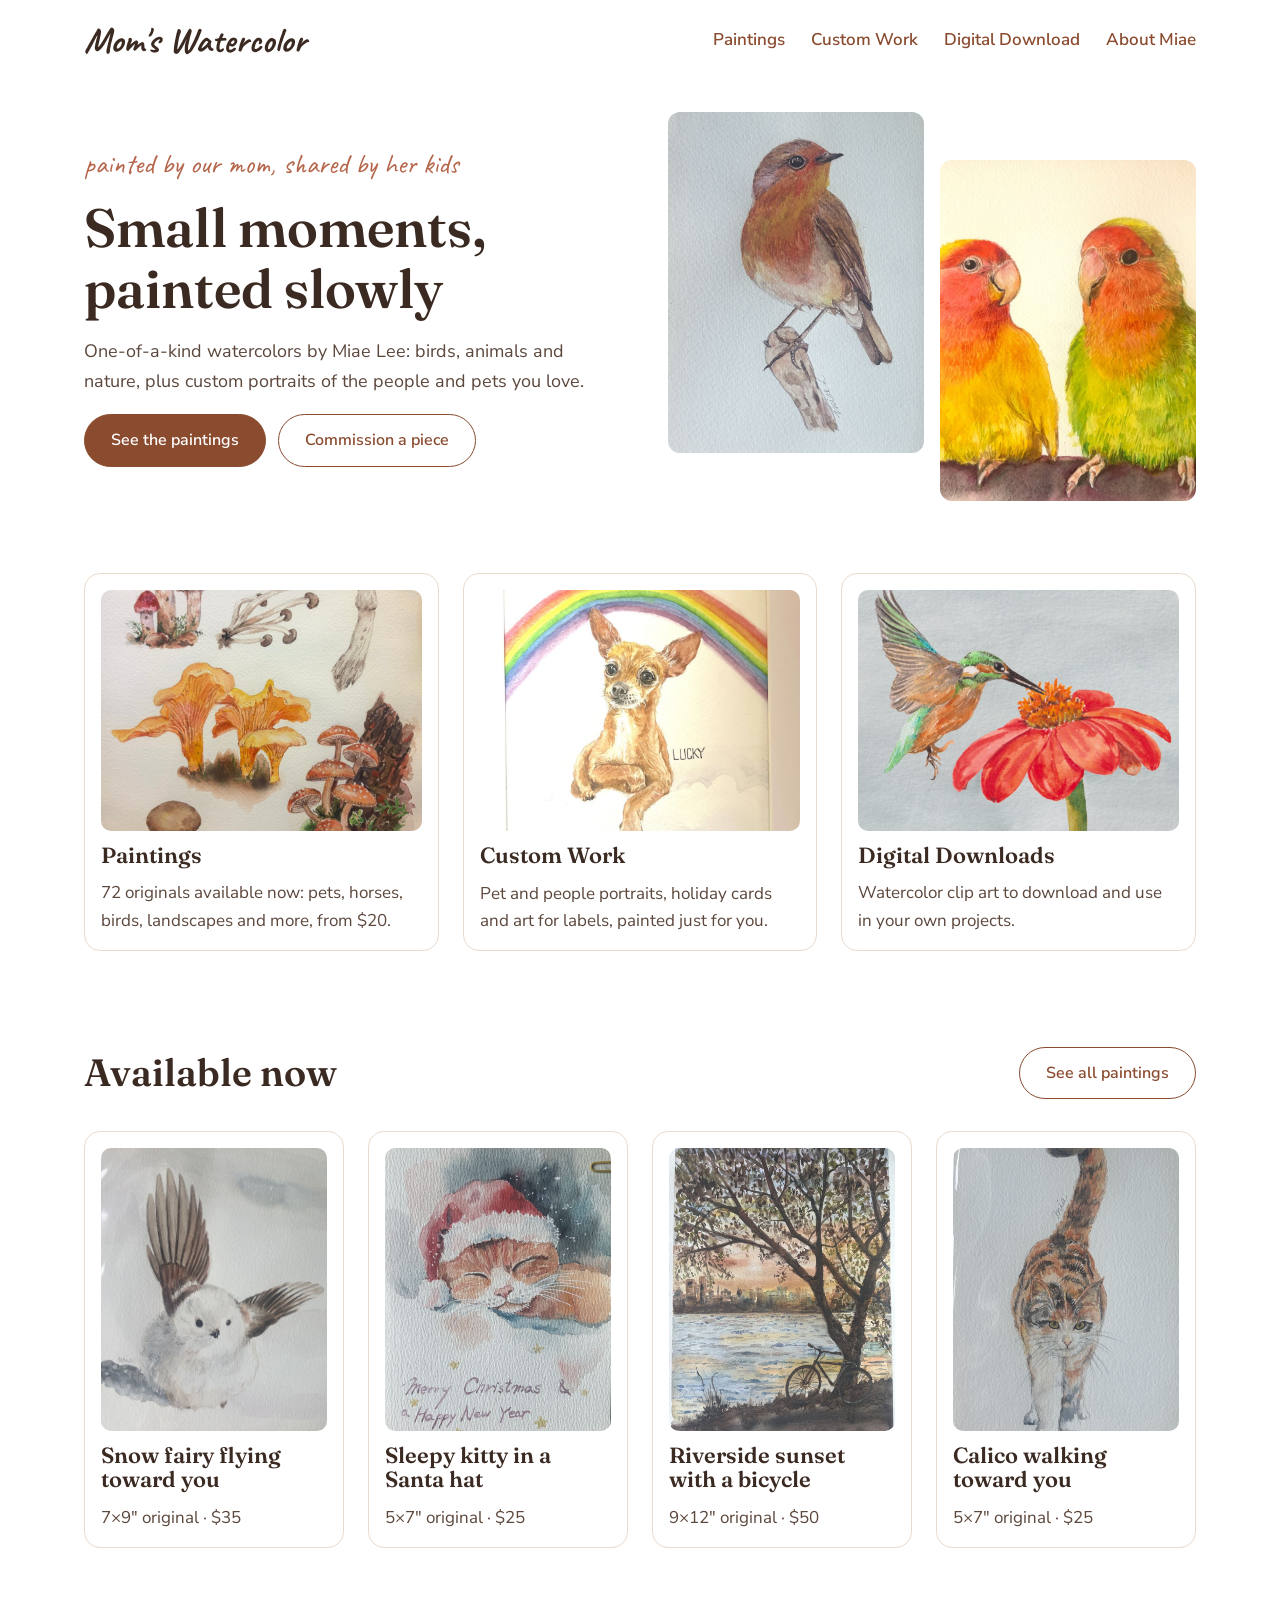
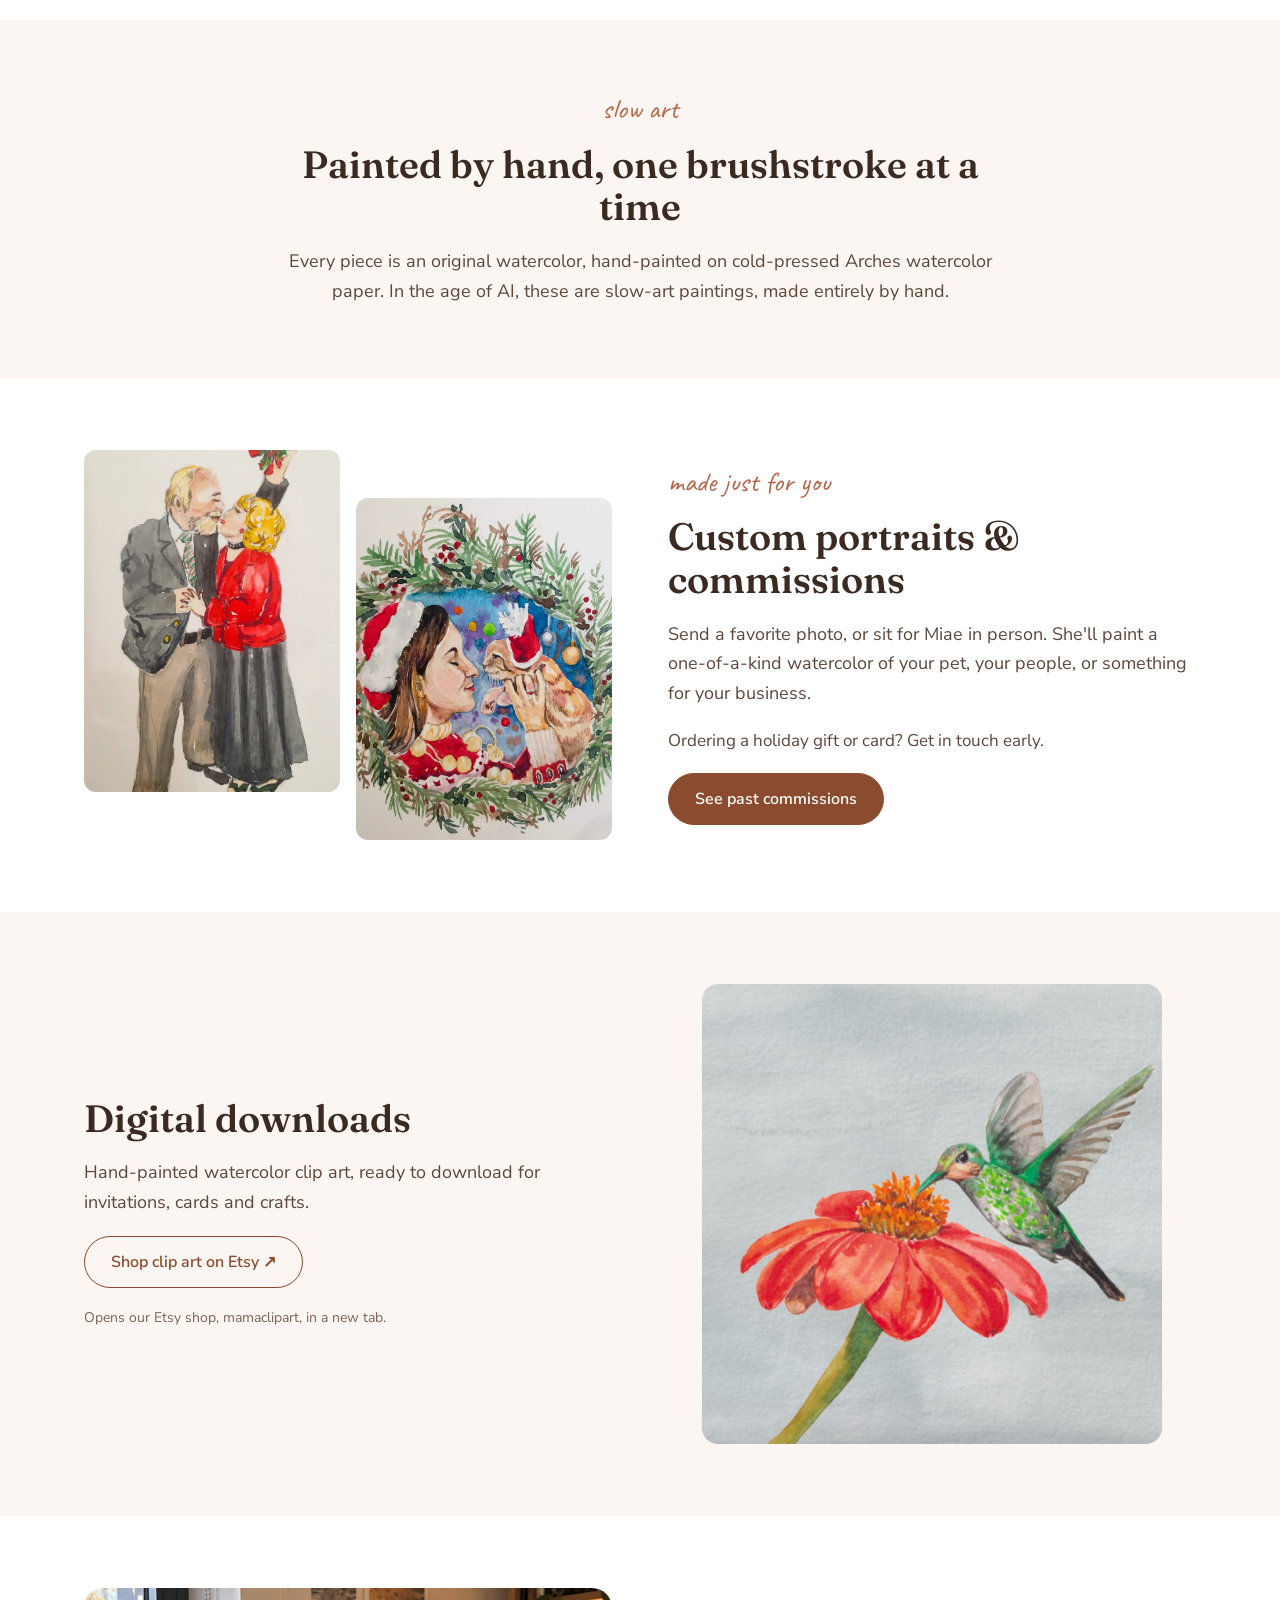
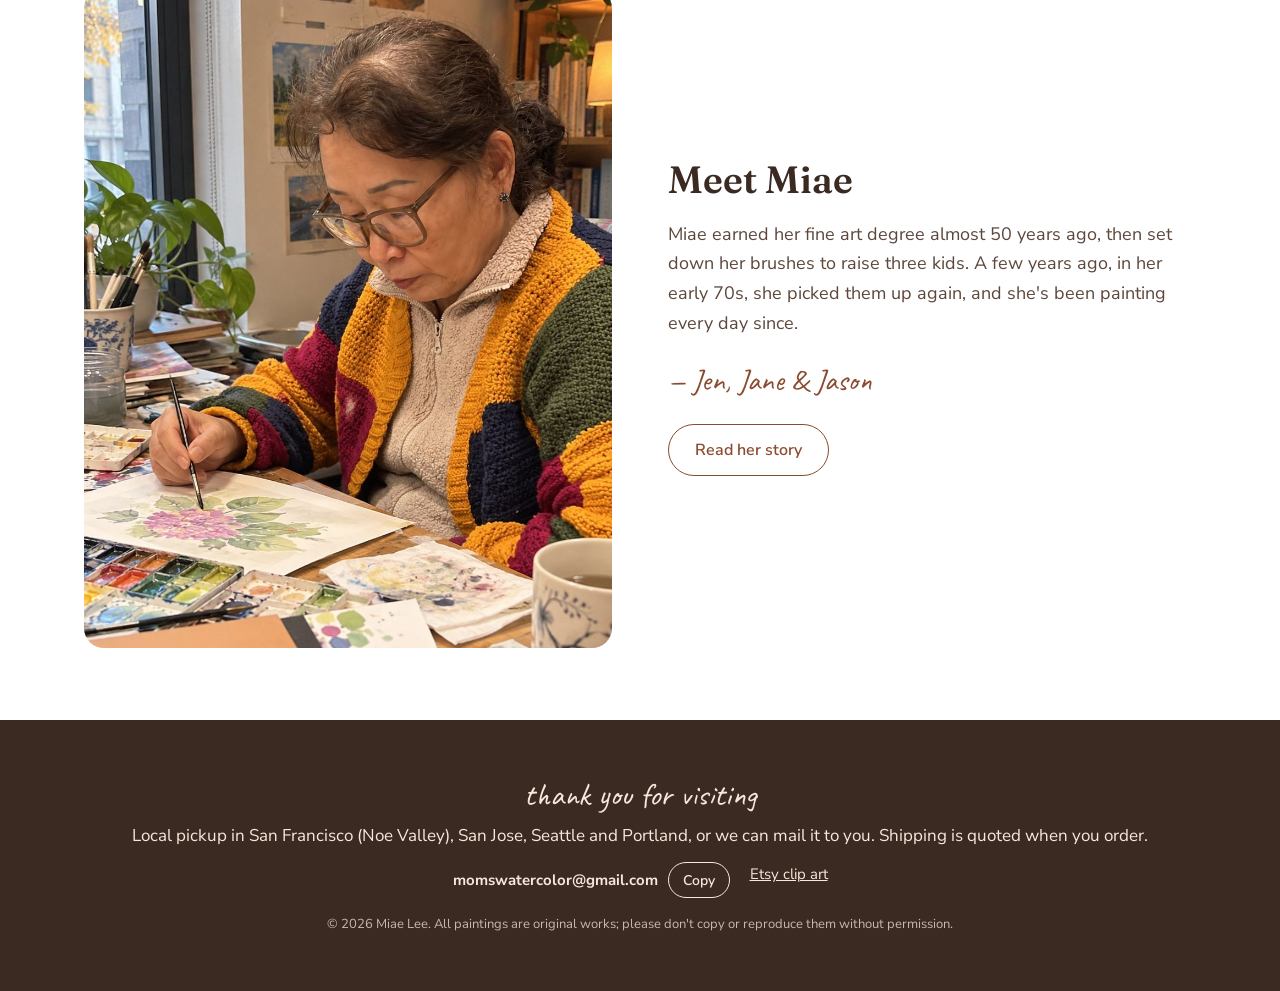
<file: index.html>
<!doctype html>
<html lang="en">
<head>
<meta charset="utf-8">
<meta name="viewport" content="width=device-width, initial-scale=1">
<title>Mom's Watercolor · Hand-painted watercolors by Miae Lee</title>
<meta name="description" content="One-of-a-kind, hand-painted watercolors by Miae Lee: birds, animals and nature, plus custom pet portraits, people portraits and holiday cards.">
<meta property="og:title" content="Mom's Watercolor">
<meta property="og:description" content="Hand-painted watercolors and custom portraits by Miae Lee.">
<meta property="og:image" content="https://momswatercolor.com/images/share.jpg">
<meta property="og:url" content="https://momswatercolor.com/">
<link rel="icon" href="favicon.svg" type="image/svg+xml">
<link rel="preconnect" href="https://fonts.googleapis.com">
<link rel="preconnect" href="https://fonts.gstatic.com" crossorigin>
<link rel="stylesheet" href="https://fonts.googleapis.com/css2?family=Fraunces:opsz,wght@9..144,400;9..144,600&family=Nunito+Sans:wght@400;600;700&family=Caveat:wght@500;700&display=swap">
<link rel="stylesheet" href="css/style.css">
</head>
<body>
<header class="site-header">
  <div class="wrap">
    <a class="logo" href="index.html">Mom's Watercolor</a>
    <nav class="nav" aria-label="Main">
      <a href="paintings.html">Paintings</a>
      <a href="custom.html">Custom Work</a>
      <a href="index.html#digital">Digital Download</a>
      <a href="about.html">About Miae</a>
    </nav>
  </div>
</header>

<main>
  <section class="section" style="padding-top: 32px">
    <div class="wrap split">
      <div class="stack">
        <div class="hand">painted by our mom, shared by her kids</div>
        <h1>Small moments, painted slowly</h1>
        <p class="lead">One-of-a-kind watercolors by Miae Lee: birds, animals and nature, plus custom portraits of the people and pets you love.</p>
        <div class="btns">
          <a class="btn" href="paintings.html">See the paintings</a>
          <a class="btn ghost" href="custom.html">Commission a piece</a>
        </div>
      </div>
      <div class="pair">
        <img src="images/robin.jpg" alt="Watercolor of a robin perched on a branch">
        <img src="images/lovebirds.jpg" alt="Watercolor portrait of two pet lovebirds">
      </div>
    </div>
  </section>

  <section class="section" style="padding-top: 0">
    <div class="wrap cards">
      <a class="card" href="paintings.html">
        <img src="images/mushroom-study.jpg" alt="Watercolor mushroom study" loading="lazy">
        <h3>Paintings</h3>
        <p>72 originals available now: pets, horses, birds, landscapes and more, from $20.</p>
      </a>
      <a class="card" href="custom.html">
        <img src="images/lucky-memorial-portrait.jpg" alt="Watercolor memorial portrait of Lucky, a chihuahua" loading="lazy">
        <h3>Custom Work</h3>
        <p>Pet and people portraits, holiday cards and art for labels, painted just for you.</p>
      </a>
      <a class="card" href="#digital">
        <img src="images/hummingbird-2.jpg" alt="Watercolor of a hummingbird and an orange zinnia" loading="lazy">
        <h3>Digital Downloads</h3>
        <p>Watercolor clip art to download and use in your own projects.</p>
      </a>
    </div>
  </section>

  <section class="section" style="padding-top: 24px">
    <div class="wrap">
      <div class="section-head">
        <h2>Available now</h2>
        <a class="btn ghost" href="paintings.html">See all paintings</a>
      </div>
      <div class="cards">
        <a class="card" href="paintings.html"><img src="images/snow-fairy-flying.jpg" alt="Watercolor of a fluffy long-tailed tit flying forward" loading="lazy" style="aspect-ratio: 4 / 5"><h3>Snow fairy flying toward you</h3><p>7×9" original · $35</p></a>
        <a class="card" href="paintings.html"><img src="images/santa-hat-kitty.jpg" alt="Watercolor of a sleeping orange cat in a Santa hat" loading="lazy" style="aspect-ratio: 4 / 5"><h3>Sleepy kitty in a Santa hat</h3><p>5×7" original · $25</p></a>
        <a class="card" href="paintings.html"><img src="images/riverside-bicycle.jpg" alt="Watercolor of a bicycle under a tree by a river at sunset" loading="lazy" style="aspect-ratio: 4 / 5"><h3>Riverside sunset with a bicycle</h3><p>9×12" original · $50</p></a>
        <a class="card" href="paintings.html"><img src="images/calico-walking.jpg" alt="Watercolor of a calico cat walking forward" loading="lazy" style="aspect-ratio: 4 / 5"><h3>Calico walking toward you</h3><p>5×7" original · $25</p></a>
      </div>
    </div>
  </section>

  <section class="section tint band">
    <div class="wrap stack" style="align-items: center">
      <div class="hand">slow art</div>
      <h2>Painted by hand, one brushstroke at a time</h2>
      <p class="lead">Every piece is an original watercolor, hand-painted on cold-pressed Arches watercolor paper. In the age of AI, these are slow-art paintings, made entirely by hand.</p>
    </div>
  </section>

  <section class="section">
    <div class="wrap split">
      <div class="pair">
        <img src="images/under-the-mistletoe.jpg" alt="Commissioned watercolor of a couple under mistletoe" loading="lazy">
        <img src="images/woman-and-her-cat.jpg" alt="Commissioned watercolor of a woman with her cat in a holiday wreath" loading="lazy">
      </div>
      <div class="stack">
        <div class="hand">made just for you</div>
        <h2>Custom portraits &amp; commissions</h2>
        <p class="lead">Send a favorite photo, or sit for Miae in person. She'll paint a one-of-a-kind watercolor of your pet, your people, or something for your business.</p>
        <p class="muted">Ordering a holiday gift or card? Get in touch early.</p>
        <div class="btns"><a class="btn" href="custom.html">See past commissions</a></div>
      </div>
    </div>
  </section>

  <section id="digital" class="section tint">
    <div class="wrap split">
      <div class="stack">
        <h2>Digital downloads</h2>
        <p class="lead">Hand-painted watercolor clip art, ready to download for invitations, cards and crafts.</p>
        <div class="btns"><a class="btn ghost" href="https://etsy.com/shop/mamaclipart" target="_blank" rel="noopener">Shop clip art on Etsy ↗</a></div>
        <p class="small">Opens our Etsy shop, mamaclipart, in a new tab.</p>
      </div>
      <img src="images/hummingbird-1.jpg" alt="Watercolor hummingbird feeding at a zinnia" loading="lazy" style="border-radius: 16px; width: 100%; max-width: 460px; justify-self: center">
    </div>
  </section>

  <section class="section">
    <div class="wrap split">
      <img class="portrait" src="images/miae-painting.jpg" alt="Miae Lee painting a purple hydrangea in watercolor at her studio table" loading="lazy">
      <div class="stack">
        <h2>Meet Miae</h2>
        <p class="lead">Miae earned her fine art degree almost 50 years ago, then set down her brushes to raise three kids. A few years ago, in her early 70s, she picked them up again, and she's been painting every day since.</p>
        <div class="signoff">— Jen, Jane &amp; Jason</div>
        <div class="btns"><a class="btn ghost" href="about.html">Read her story</a></div>
      </div>
    </div>
  </section>
</main>

<footer class="site-footer">
  <div class="wrap">
    <div class="hand">thank you for visiting</div>
    <p style="margin-top: 8px">Local pickup in San Francisco (Noe Valley), San Jose, Seattle and Portland, or we can mail it to you. Shipping is quoted when you order.</p>
    <div class="links">
      <span data-email>momswatercolor@gmail.com</span>
      <a href="https://etsy.com/shop/mamaclipart" target="_blank" rel="noopener">Etsy clip art</a>
    </div>
    <p class="copy">© <span id="year">2026</span> Miae Lee. All paintings are original works; please don't copy or reproduce them without permission.</p>
  </div>
</footer>
<script src="js/main.js"></script>
</body>
</html>
</file>
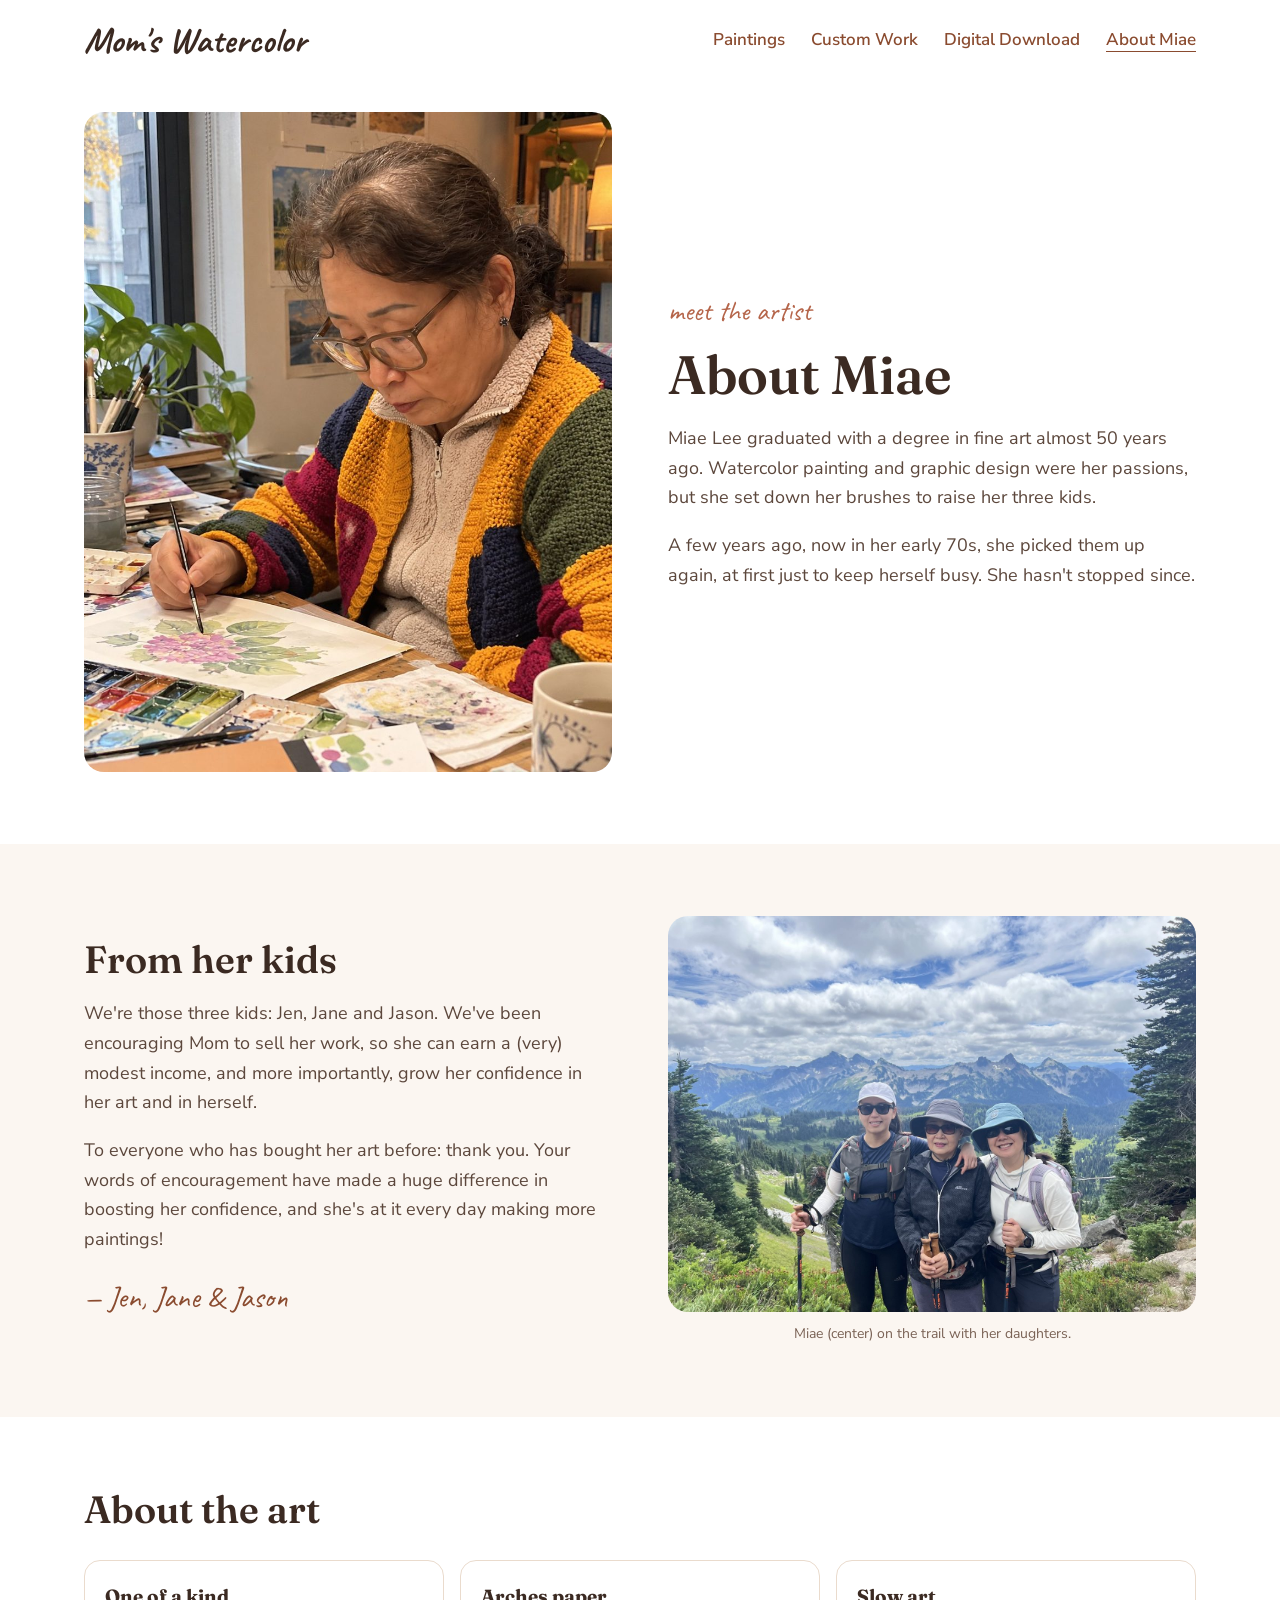
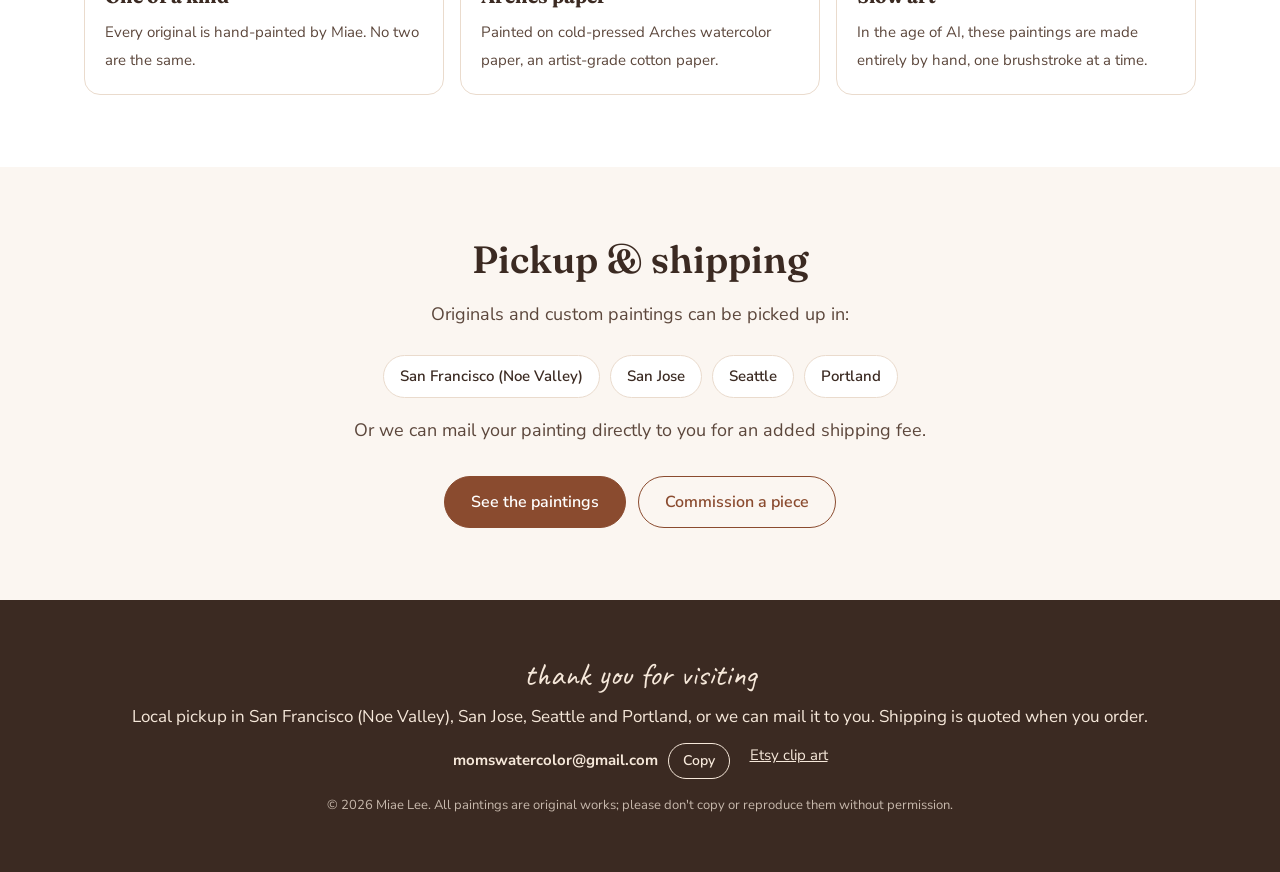
<file: about.html>
<!doctype html>
<html lang="en">
<head>
<meta charset="utf-8">
<meta name="viewport" content="width=device-width, initial-scale=1">
<title>About Miae · Mom's Watercolor</title>
<meta name="description" content="Miae Lee earned her fine art degree almost 50 years ago and picked up the brush again in her early 70s. Meet the artist behind Mom's Watercolor.">
<meta property="og:title" content="About Miae · Mom's Watercolor">
<meta property="og:image" content="https://momswatercolor.com/images/miae-painting.jpg">
<link rel="icon" href="favicon.svg" type="image/svg+xml">
<link rel="preconnect" href="https://fonts.googleapis.com">
<link rel="preconnect" href="https://fonts.gstatic.com" crossorigin>
<link rel="stylesheet" href="https://fonts.googleapis.com/css2?family=Fraunces:opsz,wght@9..144,400;9..144,600&family=Nunito+Sans:wght@400;600;700&family=Caveat:wght@500;700&display=swap">
<link rel="stylesheet" href="css/style.css">
</head>
<body>
<header class="site-header">
  <div class="wrap">
    <a class="logo" href="index.html">Mom's Watercolor</a>
    <nav class="nav" aria-label="Main">
      <a href="paintings.html">Paintings</a>
      <a href="custom.html">Custom Work</a>
      <a href="index.html#digital">Digital Download</a>
      <a href="about.html" aria-current="page">About Miae</a>
    </nav>
  </div>
</header>

<main>
  <section class="section" style="padding-top: 32px">
    <div class="wrap split">
      <img class="portrait" src="images/miae-painting.jpg" alt="Miae Lee painting a purple hydrangea in watercolor at her studio table">
      <div class="stack">
        <div class="hand">meet the artist</div>
        <h1>About Miae</h1>
        <div class="prose">
          <p>Miae Lee graduated with a degree in fine art almost 50 years ago. Watercolor painting and graphic design were her passions, but she set down her brushes to raise her three kids.</p>
          <p>A few years ago, now in her early 70s, she picked them up again, at first just to keep herself busy. She hasn't stopped since.</p>
        </div>
      </div>
    </div>
  </section>

  <section class="section tint">
    <div class="wrap split">
      <div class="stack">
        <h2>From her kids</h2>
        <div class="prose">
          <p>We're those three kids: Jen, Jane and Jason. We've been encouraging Mom to sell her work, so she can earn a (very) modest income, and more importantly, grow her confidence in her art and in herself.</p>
          <p>To everyone who has bought her art before: thank you. Your words of encouragement have made a huge difference in boosting her confidence, and she's at it every day making more paintings!</p>
        </div>
        <div class="signoff">— Jen, Jane &amp; Jason</div>
      </div>
      <figure style="margin: 0">
        <img src="images/miae-with-daughters.jpg" alt="Miae hiking in the mountains with her two daughters, all smiling in sun hats with trekking poles" loading="lazy" style="width: 100%; border-radius: 20px">
        <figcaption class="small" style="margin-top: 10px; text-align: center">Miae (center) on the trail with her daughters.</figcaption>
      </figure>
    </div>
  </section>

  <section class="section">
    <div class="wrap">
      <h2 style="margin-bottom: 28px">About the art</h2>
      <div class="facts">
        <div class="fact"><strong>One of a kind</strong><span>Every original is hand-painted by Miae. No two are the same.</span></div>
        <div class="fact"><strong>Arches paper</strong><span>Painted on cold-pressed Arches watercolor paper, an artist-grade cotton paper.</span></div>
        <div class="fact"><strong>Slow art</strong><span>In the age of AI, these paintings are made entirely by hand, one brushstroke at a time.</span></div>
      </div>
    </div>
  </section>

  <section class="section tint band">
    <div class="wrap stack" style="align-items: center">
      <h2>Pickup &amp; shipping</h2>
      <p class="lead">Originals and custom paintings can be picked up in:</p>
      <div class="pickup">
        <span>San Francisco (Noe Valley)</span><span>San Jose</span><span>Seattle</span><span>Portland</span>
      </div>
      <p class="lead">Or we can mail your painting directly to you for an added shipping fee.</p>
      <div class="btns" style="justify-content: center; margin-top: 12px">
        <a class="btn" href="paintings.html">See the paintings</a>
        <a class="btn ghost" href="custom.html">Commission a piece</a>
      </div>
    </div>
  </section>
</main>

<footer class="site-footer">
  <div class="wrap">
    <div class="hand">thank you for visiting</div>
    <p style="margin-top: 8px">Local pickup in San Francisco (Noe Valley), San Jose, Seattle and Portland, or we can mail it to you. Shipping is quoted when you order.</p>
    <div class="links">
      <span data-email>momswatercolor@gmail.com</span>
      <a href="https://etsy.com/shop/mamaclipart" target="_blank" rel="noopener">Etsy clip art</a>
    </div>
    <p class="copy">© <span id="year">2026</span> Miae Lee. All paintings are original works; please don't copy or reproduce them without permission.</p>
  </div>
</footer>
<script src="js/main.js"></script>
</body>
</html>
</file>
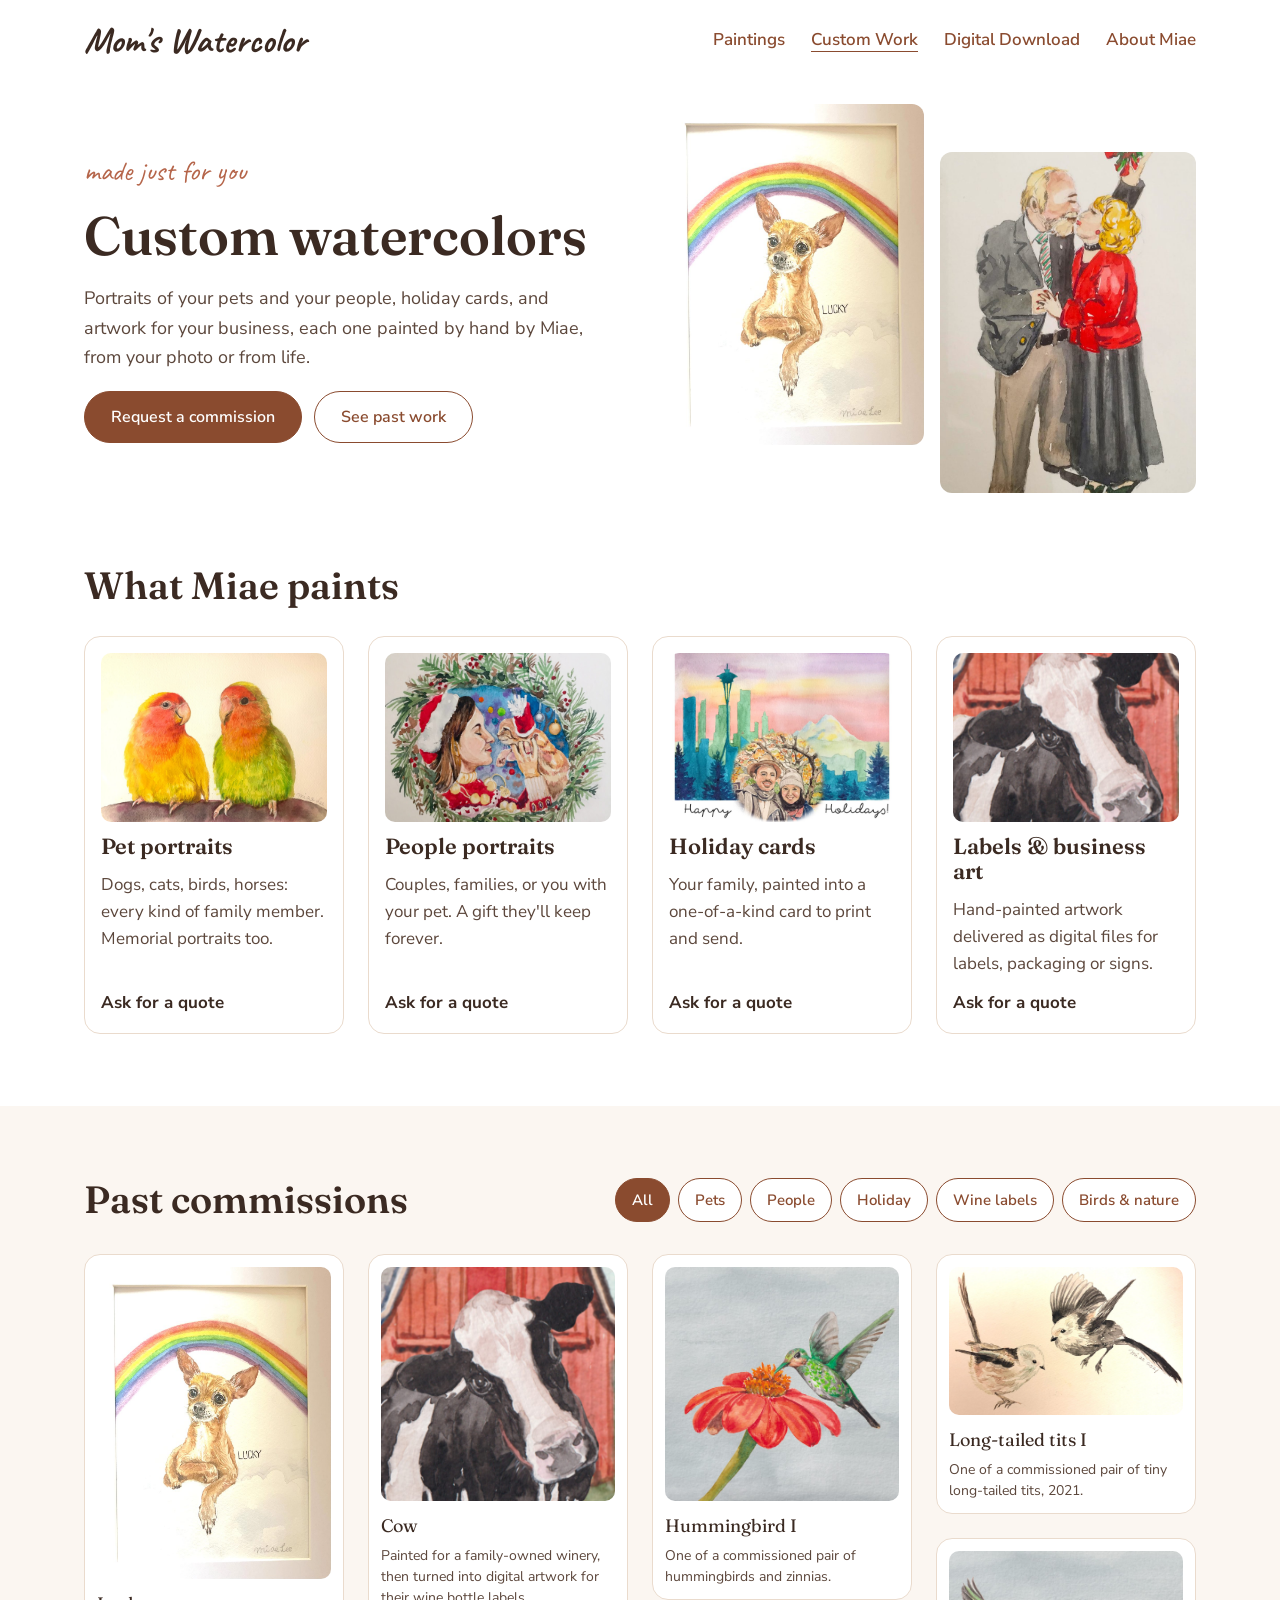
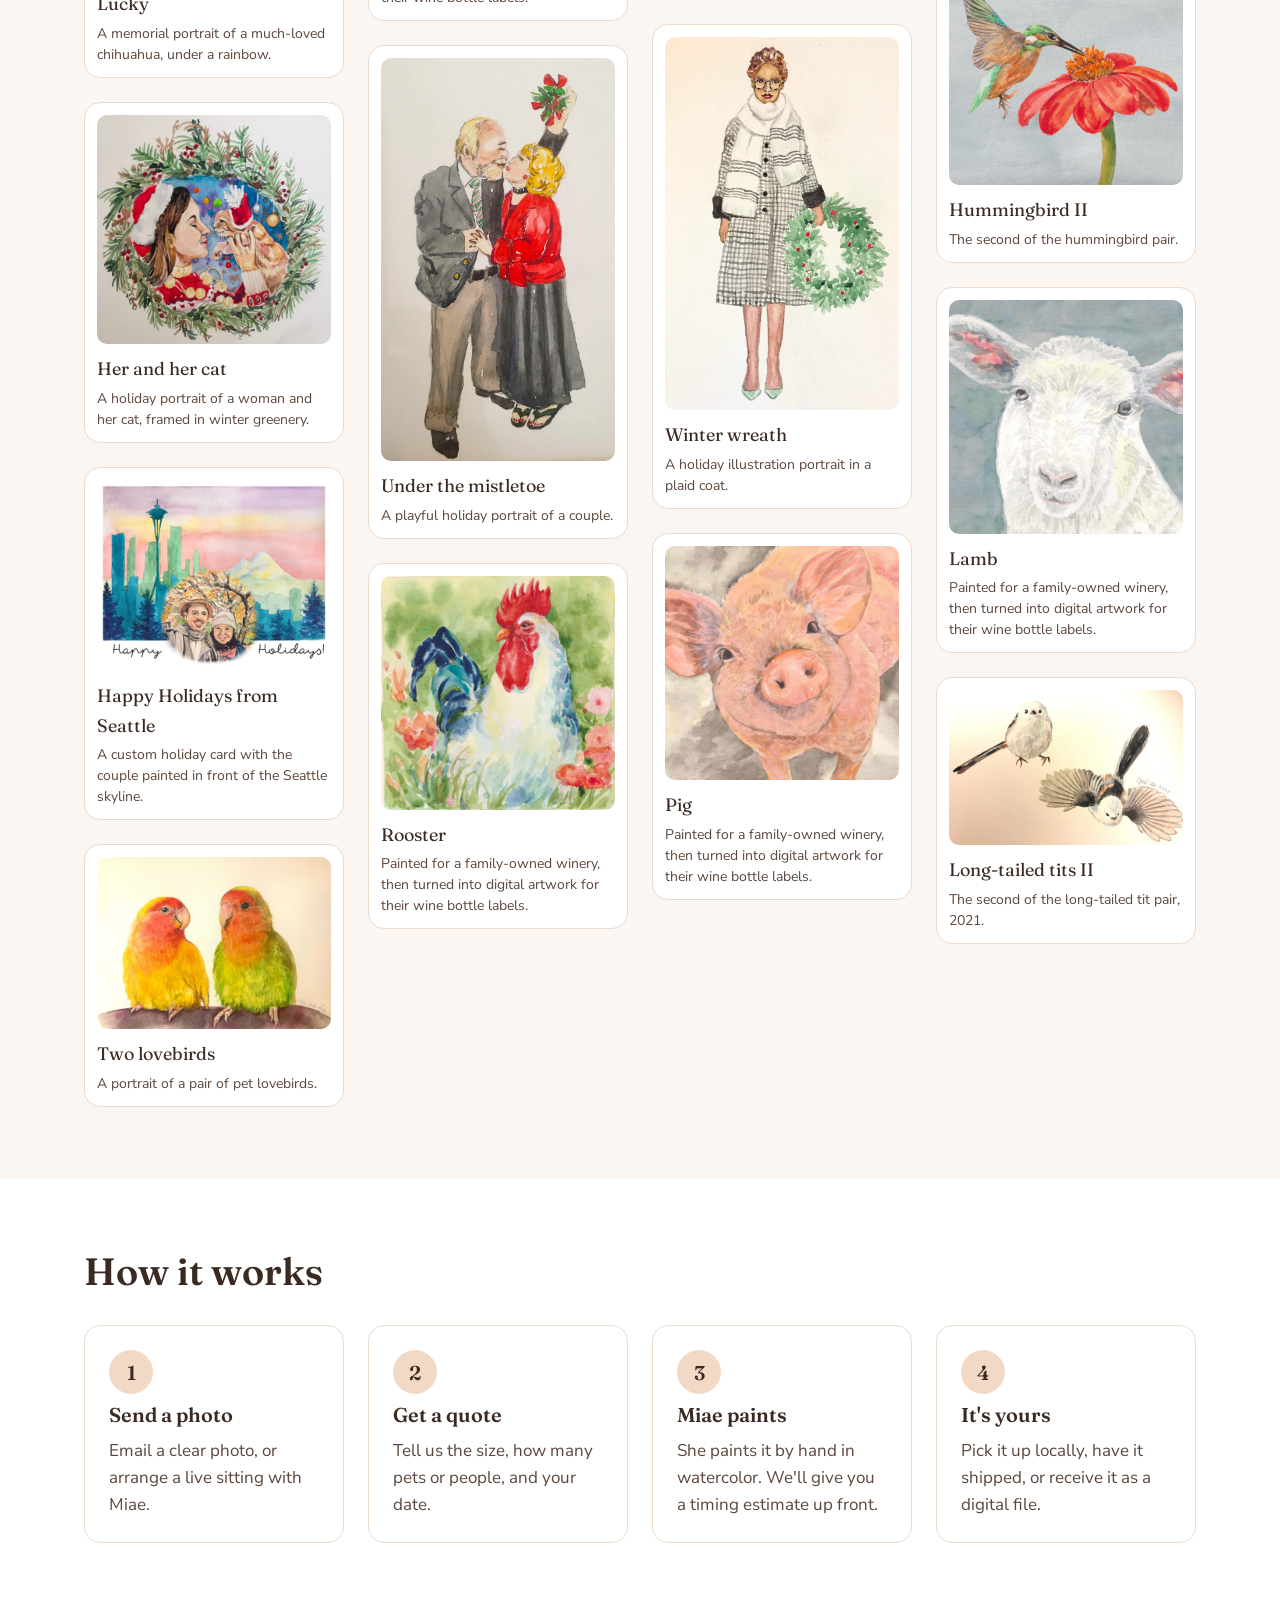
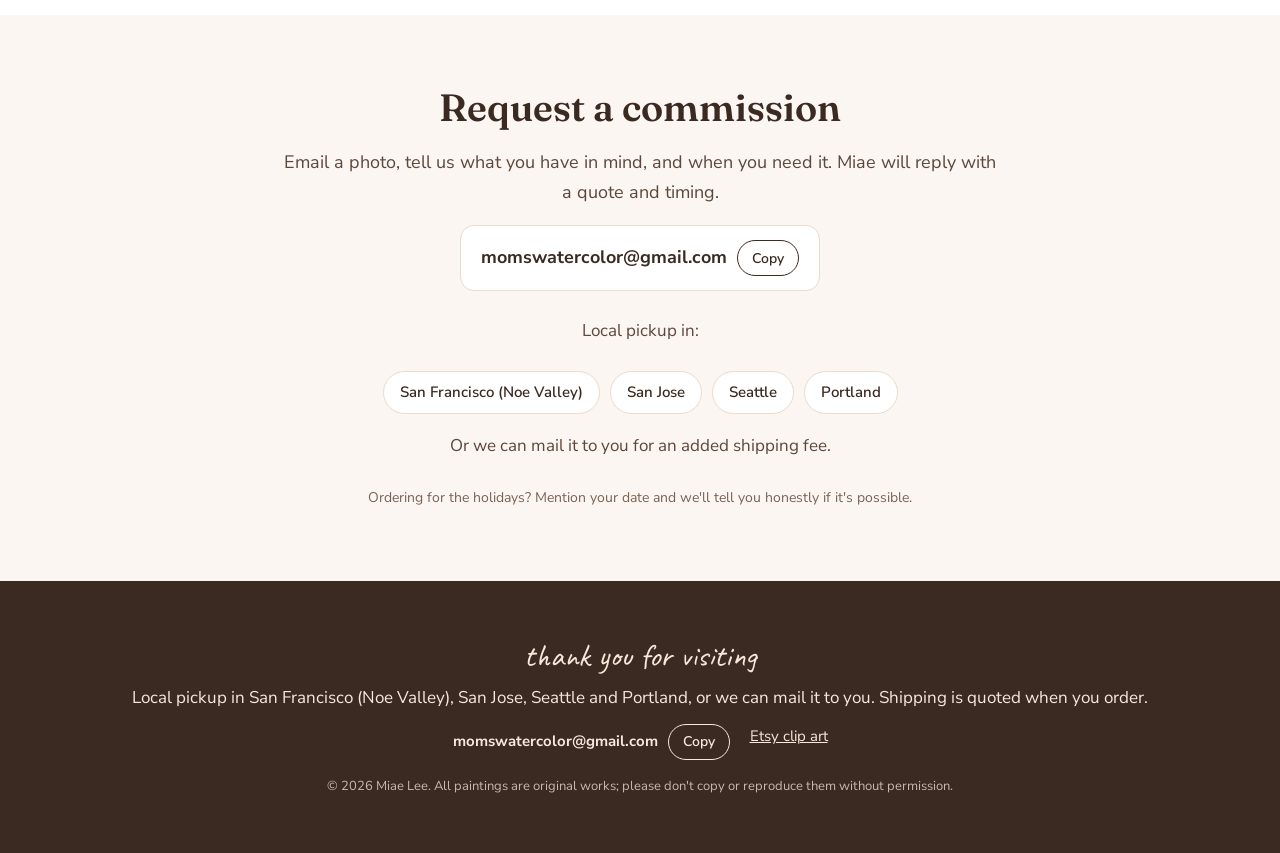
<file: custom.html>
<!doctype html>
<html lang="en">
<head>
<meta charset="utf-8">
<meta name="viewport" content="width=device-width, initial-scale=1">
<title>Custom Work · Mom's Watercolor</title>
<meta name="description" content="Custom watercolor pet portraits, people portraits, holiday cards and label art, hand-painted by Miae Lee.">
<meta property="og:title" content="Custom Work · Mom's Watercolor">
<meta property="og:image" content="https://momswatercolor.com/images/lucky-memorial-portrait.jpg">
<link rel="icon" href="favicon.svg" type="image/svg+xml">
<link rel="preconnect" href="https://fonts.googleapis.com">
<link rel="preconnect" href="https://fonts.gstatic.com" crossorigin>
<link rel="stylesheet" href="https://fonts.googleapis.com/css2?family=Fraunces:opsz,wght@9..144,400;9..144,600&family=Nunito+Sans:wght@400;600;700&family=Caveat:wght@500;700&display=swap">
<link rel="stylesheet" href="css/style.css">
</head>
<body>
<header class="site-header">
  <div class="wrap">
    <a class="logo" href="index.html">Mom's Watercolor</a>
    <nav class="nav" aria-label="Main">
      <a href="paintings.html">Paintings</a>
      <a href="custom.html" aria-current="page">Custom Work</a>
      <a href="index.html#digital">Digital Download</a>
      <a href="about.html">About Miae</a>
    </nav>
  </div>
</header>

<main>
  <section class="section" style="padding-top: 24px">
    <div class="wrap split">
      <div class="stack">
        <div class="hand">made just for you</div>
        <h1>Custom watercolors</h1>
        <p class="lead">Portraits of your pets and your people, holiday cards, and artwork for your business, each one painted by hand by Miae, from your photo or from life.</p>
        <div class="btns">
          <a class="btn" href="#request">Request a commission</a>
          <a class="btn ghost" href="#past">See past work</a>
        </div>
      </div>
      <div class="pair">
        <img src="images/lucky-memorial-portrait.jpg" alt="Watercolor memorial portrait of Lucky, a chihuahua, beneath a rainbow">
        <img src="images/under-the-mistletoe.jpg" alt="Commissioned watercolor of a couple kissing under mistletoe">
      </div>
    </div>
  </section>

  <section class="section" style="padding-top: 0">
    <div class="wrap">
      <h2 style="margin-bottom: 28px">What Miae paints</h2>
      <div class="cards">
        <div class="card">
          <img src="images/lovebirds.jpg" alt="Commissioned watercolor of two pet lovebirds" loading="lazy">
          <h3>Pet portraits</h3>
          <p>Dogs, cats, birds, horses: every kind of family member. Memorial portraits too.</p>
          <div class="price">Ask for a quote</div>
        </div>
        <div class="card">
          <img src="images/woman-and-her-cat.jpg" alt="Watercolor of a woman nose to nose with her cat inside a holiday wreath" loading="lazy">
          <h3>People portraits</h3>
          <p>Couples, families, or you with your pet. A gift they'll keep forever.</p>
          <div class="price">Ask for a quote</div>
        </div>
        <div class="card">
          <img src="images/seattle-holiday-card.jpg" alt="Custom holiday card of a couple painted in front of the Seattle skyline" loading="lazy">
          <h3>Holiday cards</h3>
          <p>Your family, painted into a one-of-a-kind card to print and send.</p>
          <div class="price">Ask for a quote</div>
        </div>
        <div class="card">
          <img src="images/wine-label-cow.jpg" alt="Watercolor of a Holstein cow in front of a red barn" loading="lazy">
          <h3>Labels &amp; business art</h3>
          <p>Hand-painted artwork delivered as digital files for labels, packaging or signs.</p>
          <div class="price">Ask for a quote</div>
        </div>
      </div>
    </div>
  </section>

  <section id="past" class="section tint">
    <div class="wrap">
      <div class="section-head">
        <h2>Past commissions</h2>
        <div id="commissions-filters" class="filters"></div>
      </div>
      <div id="commissions-gallery" class="gallery"></div>
      <noscript><p>Please turn on JavaScript to see past commissions.</p></noscript>
    </div>
  </section>

  <section class="section">
    <div class="wrap">
      <h2 style="margin-bottom: 32px">How it works</h2>
      <div class="steps">
        <div class="step"><div class="num">1</div><h3>Send a photo</h3><p>Email a clear photo, or arrange a live sitting with Miae.</p></div>
        <div class="step"><div class="num">2</div><h3>Get a quote</h3><p>Tell us the size, how many pets or people, and your date.</p></div>
        <div class="step"><div class="num">3</div><h3>Miae paints</h3><p>She paints it by hand in watercolor. We'll give you a timing estimate up front.</p></div>
        <div class="step"><div class="num">4</div><h3>It's yours</h3><p>Pick it up locally, have it shipped, or receive it as a digital file.</p></div>
      </div>
    </div>
  </section>

  <section id="request" class="section tint band">
    <div class="wrap stack" style="align-items: center">
      <h2>Request a commission</h2>
      <p class="lead">Email a photo, tell us what you have in mind, and when you need it. Miae will reply with a quote and timing.</p>
      <div class="email-box"><span data-email>momswatercolor@gmail.com</span></div>
      <p class="muted" style="margin-top: 8px">Local pickup in:</p>
      <div class="pickup">
        <span>San Francisco (Noe Valley)</span><span>San Jose</span><span>Seattle</span><span>Portland</span>
      </div>
      <p class="muted">Or we can mail it to you for an added shipping fee.</p>
      <p class="small" style="margin-top: 8px">Ordering for the holidays? Mention your date and we'll tell you honestly if it's possible.</p>
    </div>
  </section>
</main>

<footer class="site-footer">
  <div class="wrap">
    <div class="hand">thank you for visiting</div>
    <p style="margin-top: 8px">Local pickup in San Francisco (Noe Valley), San Jose, Seattle and Portland, or we can mail it to you. Shipping is quoted when you order.</p>
    <div class="links">
      <span data-email>momswatercolor@gmail.com</span>
      <a href="https://etsy.com/shop/mamaclipart" target="_blank" rel="noopener">Etsy clip art</a>
    </div>
    <p class="copy">© <span id="year">2026</span> Miae Lee. All paintings are original works; please don't copy or reproduce them without permission.</p>
  </div>
</footer>
<script src="js/main.js"></script>
</body>
</html>
</file>
<file: css/style.css>
/* Mom's Watercolor — shared styles */
:root {
  --ink: #3B2A22;
  --ink-soft: #5C473C;
  --ink-muted: #7A6255;
  --clay: #8A4B2F;
  --clay-dark: #6B3620;
  --accent: #B5654A;
  --line: #EADBCD;
  --tint: #FBF6F1;
  --white: #FFFFFF;
  --radius: 16px;
  --serif: 'Fraunces', Georgia, serif;
  --sans: 'Nunito Sans', 'Helvetica Neue', sans-serif;
  --hand: 'Caveat', cursive;
}

* { box-sizing: border-box; }
html { scroll-behavior: smooth; }
body {
  margin: 0;
  background: var(--white);
  color: var(--ink);
  font-family: var(--sans);
  font-size: 17px;
  line-height: 1.65;
  -webkit-font-smoothing: antialiased;
}
img { max-width: 100%; display: block; }
a { color: var(--clay); }
a:hover { color: var(--clay-dark); }
h1, h2, h3 { font-family: var(--serif); font-weight: 600; line-height: 1.12; margin: 0; }
h1 { font-size: clamp(36px, 6vw, 54px); }
h2 { font-size: clamp(28px, 4vw, 38px); }
h3 { font-size: 22px; }
p { margin: 0; }

.wrap { max-width: 1160px; margin: 0 auto; padding: 0 24px; }
.section { padding: 72px 0; }
.tint { background: var(--tint); }
.hand { font-family: var(--hand); font-size: 28px; color: var(--accent); line-height: 1.2; }
.lead { font-size: 18px; color: var(--ink-soft); }
.muted { color: var(--ink-soft); }
.small { font-size: 14px; color: var(--ink-muted); }
.stack { display: flex; flex-direction: column; gap: 18px; }

/* Header */
.site-header .wrap {
  display: flex; flex-wrap: wrap; gap: 12px 28px;
  justify-content: space-between; align-items: center;
  padding-top: 20px; padding-bottom: 20px;
}
.logo {
  font-family: var(--hand); font-weight: 700; font-size: 36px;
  color: var(--ink); text-decoration: none; line-height: 1;
}
.logo:hover { color: var(--ink); }
.nav { display: flex; flex-wrap: wrap; gap: 8px 26px; font-weight: 600; }
.nav a { text-decoration: none; padding: 6px 0; }
.nav a[aria-current="page"] { text-decoration: underline; text-underline-offset: 6px; }

/* Buttons */
.btns { display: flex; flex-wrap: wrap; gap: 12px; }
.btn {
  display: inline-flex; align-items: center; justify-content: center;
  min-height: 48px; padding: 12px 26px; border-radius: 999px;
  background: var(--clay); color: var(--white);
  font-weight: 600; text-decoration: none; border: 1.5px solid var(--clay);
  font-family: var(--sans); font-size: 16px; cursor: pointer;
}
.btn:hover { background: var(--clay-dark); border-color: var(--clay-dark); color: var(--white); }
.btn.ghost { background: transparent; color: var(--clay); }
.btn.ghost:hover { background: var(--clay); color: var(--white); }

/* Layout helpers */
.split {
  display: grid; gap: 56px; align-items: center;
  grid-template-columns: repeat(auto-fit, minmax(300px, 1fr));
}
.pair { display: grid; grid-template-columns: 1fr 1fr; gap: 16px; align-items: start; }
.pair img { width: 100%; aspect-ratio: 3 / 4; object-fit: cover; border-radius: 12px; }
.pair img:nth-child(2) { margin-top: 48px; }
.cards {
  display: grid; gap: 24px;
  grid-template-columns: repeat(auto-fit, minmax(250px, 1fr));
}
.card {
  border: 1px solid var(--line); border-radius: var(--radius); padding: 16px;
  display: flex; flex-direction: column; gap: 12px;
  background: var(--white); color: var(--ink); text-decoration: none;
}
a.card:hover { color: var(--ink); border-color: #D9C3B0; }
.card img { width: 100%; aspect-ratio: 4 / 3; object-fit: cover; border-radius: 10px; }
.card p { color: var(--ink-soft); line-height: 1.6; flex-grow: 1; }
.card .price { font-weight: 700; }
.section-head {
  display: flex; flex-wrap: wrap; gap: 16px;
  justify-content: space-between; align-items: center; margin-bottom: 32px;
}

/* Slow-art band */
.band { text-align: center; }
.band .wrap { max-width: 760px; }

/* Filter pills */
.filters { display: flex; flex-wrap: wrap; gap: 8px; }
.pill {
  min-height: 44px; padding: 0 16px; border-radius: 999px;
  border: 1.5px solid var(--clay); background: var(--white); color: var(--clay);
  font-family: var(--sans); font-size: 15px; font-weight: 600; cursor: pointer;
}
.pill[aria-pressed="true"] { background: var(--clay); color: var(--white); }

/* Masonry gallery */
.gallery { column-width: 250px; column-gap: 24px; }
.piece {
  margin: 0 0 24px; break-inside: avoid;
  background: var(--white); border: 1px solid var(--line); border-radius: var(--radius);
  padding: 12px; display: flex; flex-direction: column; gap: 10px;
}
.piece button.zoom { padding: 0; border: 0; background: none; cursor: zoom-in; display: block; width: 100%; }
.piece img { width: 100%; height: auto; border-radius: 10px; }
.piece figcaption { display: flex; flex-direction: column; gap: 4px; }
.piece .title { font-family: var(--serif); font-size: 18px; }
.piece .caption { font-size: 14px; line-height: 1.5; color: var(--ink-soft); }
.badge {
  align-self: flex-start; font-size: 12px; font-weight: 700; letter-spacing: 0.04em;
  padding: 4px 10px; border-radius: 999px; background: var(--tint); color: var(--ink);
  border: 1px solid var(--line);
}
.piece .btn { min-height: 44px; padding: 10px 18px; font-size: 15px; margin-top: 4px; }
.badges { display: flex; flex-wrap: wrap; gap: 6px; }
.badge.ok { background: #E7F0E3; border-color: #C9DCC2; color: #2F5A2A; }
.badge.sold { background: #F3EEEA; color: var(--ink-muted); }
.prices { display: flex; flex-direction: column; border-top: 1px solid var(--line); }
.prices div { display: flex; justify-content: space-between; padding: 8px 0; border-bottom: 1px solid var(--line); font-size: 15px; }
.piece a.small { text-decoration: underline; text-underline-offset: 3px; }
.filter-label { font-size: 14px; font-weight: 700; color: var(--ink-muted); margin: 0 0 8px; }

/* Email + copy button */
[data-email] { display: inline-flex; flex-wrap: wrap; align-items: center; gap: 10px; justify-content: center; }
.email-text { font-weight: 700; user-select: all; -webkit-user-select: all; }
.copy-btn {
  min-height: 36px; padding: 0 14px; border-radius: 999px; cursor: pointer;
  border: 1.5px solid currentColor; background: transparent; color: inherit;
  font-family: var(--sans); font-size: 14px; font-weight: 600;
}
.email-box {
  display: inline-flex; padding: 14px 20px; border-radius: 14px; background: var(--white);
  border: 1px solid var(--line); color: var(--ink); font-size: 18px;
}

/* Steps */
.steps { display: grid; gap: 24px; grid-template-columns: repeat(auto-fit, minmax(220px, 1fr)); }
.step { border: 1px solid var(--line); border-radius: var(--radius); padding: 24px; display: flex; flex-direction: column; gap: 10px; background: var(--white); }
.step .num {
  width: 44px; height: 44px; border-radius: 50%; background: #F1D9C6;
  display: flex; align-items: center; justify-content: center;
  font-family: var(--serif); font-weight: 600; font-size: 20px;
}
.step h3 { font-size: 20px; }
.step p { color: var(--ink-soft); line-height: 1.6; }

/* About */
.portrait { width: 100%; aspect-ratio: 4 / 5; object-fit: cover; object-position: center 30%; border-radius: 20px; }
.prose { max-width: 680px; display: flex; flex-direction: column; gap: 18px; font-size: 18px; color: var(--ink-soft); }
.signoff { font-family: var(--hand); font-size: 30px; color: var(--clay); }
.facts { display: grid; gap: 16px; grid-template-columns: repeat(auto-fit, minmax(220px, 1fr)); }
.fact { border: 1px solid var(--line); border-radius: var(--radius); padding: 20px; background: var(--white); }
.fact strong { display: block; font-family: var(--serif); font-size: 19px; margin-bottom: 6px; }
.fact span { color: var(--ink-soft); font-size: 15px; line-height: 1.6; }

/* Pickup */
.pickup { display: flex; flex-wrap: wrap; gap: 10px; justify-content: center; margin-top: 8px; }
.pickup span { border: 1px solid var(--line); background: var(--white); border-radius: 999px; padding: 8px 16px; font-weight: 600; font-size: 15px; }

/* Footer */
.site-footer { background: var(--ink); color: #F6E8DA; padding: 56px 0; text-align: center; }
.site-footer .hand { color: #F6E8DA; font-size: 32px; }
.site-footer a { color: #F6E8DA; }
.site-footer .links { display: flex; flex-wrap: wrap; gap: 8px 20px; justify-content: center; margin-top: 12px; font-size: 15px; }
.site-footer .copy { margin-top: 16px; font-size: 13px; opacity: 0.75; }

/* Lightbox */
dialog.lightbox {
  border: 0; padding: 0; background: transparent; max-width: min(92vw, 1100px); max-height: 92vh;
}
dialog.lightbox::backdrop { background: rgba(30, 20, 15, 0.82); }
dialog.lightbox img { max-height: 80vh; width: auto; margin: 0 auto; border-radius: 10px; }
dialog.lightbox p { color: #FFFFFF; text-align: center; margin-top: 12px; font-size: 15px; }
dialog.lightbox .close {
  position: absolute; top: 8px; right: 8px; width: 44px; height: 44px; border-radius: 50%;
  border: 0; background: rgba(255,255,255,0.92); color: var(--ink); font-size: 24px; cursor: pointer; line-height: 1;
}

@media (max-width: 600px) {
  .section { padding: 56px 0; }
  .logo { font-size: 32px; }
  .nav { gap: 4px 18px; font-size: 15px; }
  .pair img:nth-child(2) { margin-top: 24px; }
}
</file>
